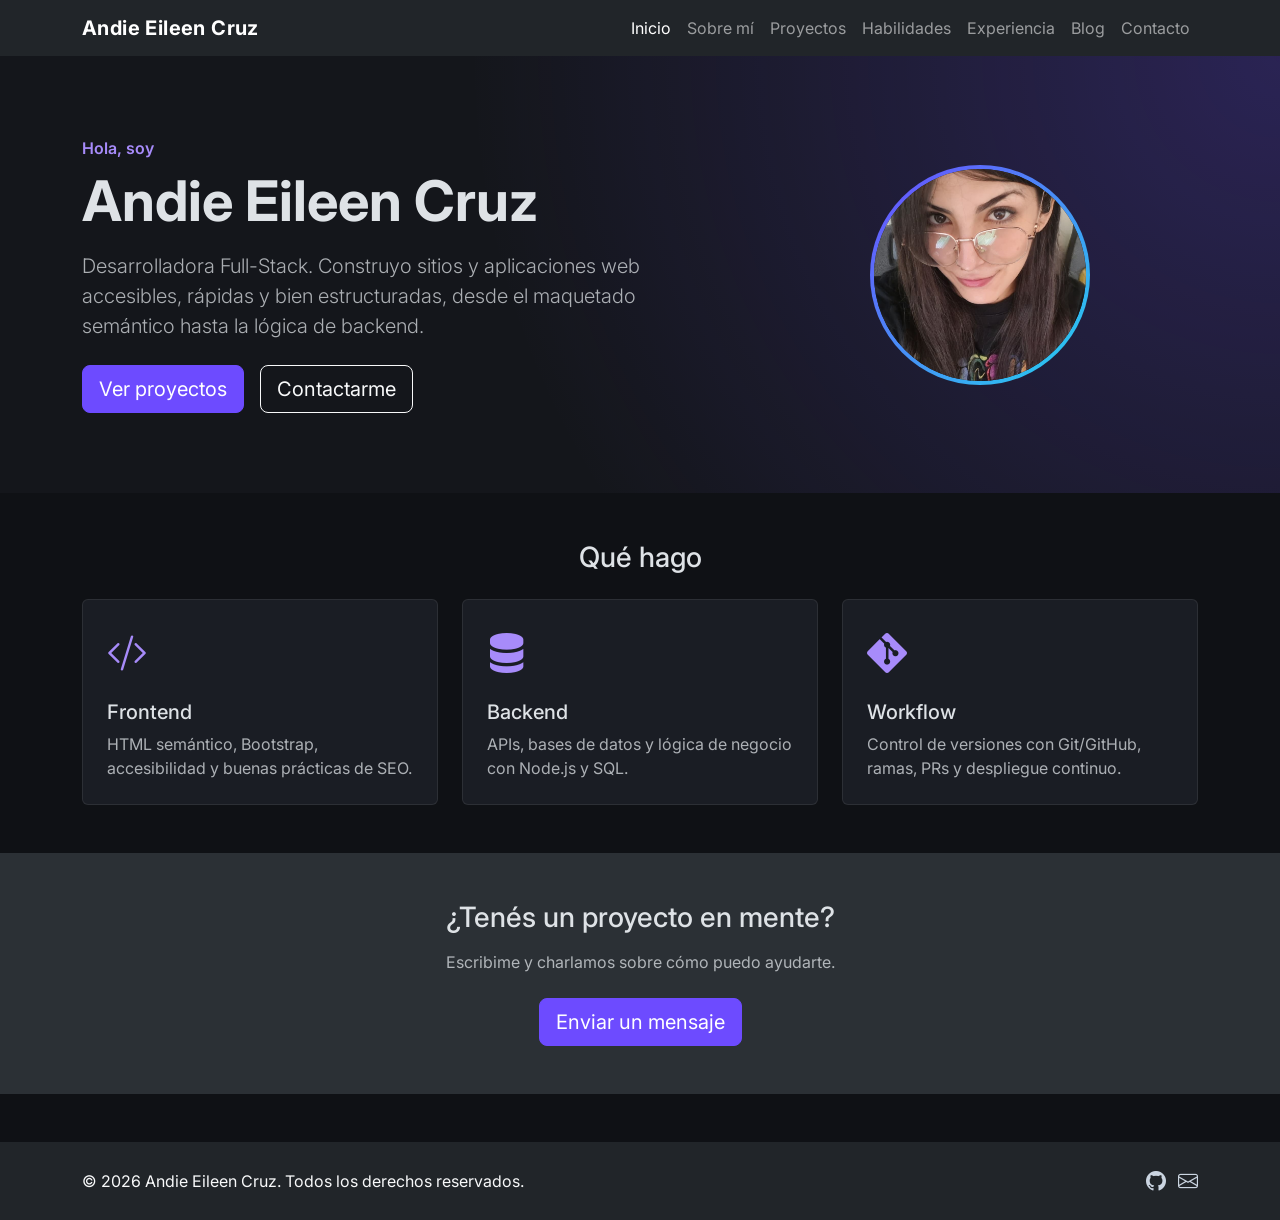
<file: index.html>
<!doctype html>
<html lang="es" data-bs-theme="dark">
  <head>
    <meta charset="UTF-8" />
    <meta name="viewport" content="width=device-width, initial-scale=1" />
    <title>Andie Eileen Cruz | Desarrolladora Full-Stack</title>
    <meta
      name="description"
      content="Portfolio de Andie Eileen Cruz, desarrolladora full-stack. Proyectos, habilidades, experiencia y contacto."
    />
    <meta name="author" content="Andie Eileen Cruz" />
    <link rel="canonical" href="https://eileencross.github.io/portfolio-tp3/" />
    <meta property="og:type" content="website" />
    <meta property="og:title" content="Andie Eileen Cruz | Desarrolladora Full-Stack" />
    <meta
      property="og:description"
      content="Portfolio de Andie Eileen Cruz, desarrolladora full-stack."
    />
    <link rel="icon" href="img/favicon.svg" type="image/svg+xml" />
    <link rel="preconnect" href="https://fonts.googleapis.com" />
    <link
      href="https://fonts.googleapis.com/css2?family=Inter:wght@400;500;700;800&display=swap"
      rel="stylesheet"
    />
    <link
      href="https://cdn.jsdelivr.net/npm/bootstrap@5.3.3/dist/css/bootstrap.min.css"
      rel="stylesheet"
    />
    <link
      href="https://cdn.jsdelivr.net/npm/bootstrap-icons@1.11.3/font/bootstrap-icons.min.css"
      rel="stylesheet"
    />
    <link href="css/style.css" rel="stylesheet" />
  </head>
  <body>
    <a class="skip-link" href="#main-content">Saltar al contenido principal</a>

    <header>
      <nav
        class="navbar navbar-expand-lg navbar-dark bg-dark sticky-top"
        aria-label="Navegación principal"
      >
        <div class="container">
          <a class="navbar-brand" href="index.html">Andie Eileen Cruz</a>
          <button
            class="navbar-toggler"
            type="button"
            data-bs-toggle="collapse"
            data-bs-target="#navMenu"
            aria-controls="navMenu"
            aria-expanded="false"
            aria-label="Abrir menú de navegación"
          >
            <span class="navbar-toggler-icon"></span>
          </button>
          <div class="collapse navbar-collapse" id="navMenu">
            <ul class="navbar-nav ms-auto">
              <li class="nav-item"><a class="nav-link" href="index.html">Inicio</a></li>
              <li class="nav-item"><a class="nav-link" href="about.html">Sobre mí</a></li>
              <li class="nav-item"><a class="nav-link" href="projects.html">Proyectos</a></li>
              <li class="nav-item"><a class="nav-link" href="skills.html">Habilidades</a></li>
              <li class="nav-item"><a class="nav-link" href="experience.html">Experiencia</a></li>
              <li class="nav-item"><a class="nav-link" href="blog.html">Blog</a></li>
              <li class="nav-item"><a class="nav-link" href="contact.html">Contacto</a></li>
            </ul>
          </div>
        </div>
      </nav>
    </header>

    <main id="main-content">
      <section class="hero">
        <div class="container">
          <div class="row align-items-center g-5">
            <div class="col-lg-7">
              <p class="text-accent fw-semibold mb-2">Hola, soy</p>
              <h1 class="display-4 fw-bold mb-3">Andie Eileen Cruz</h1>
              <p class="lead text-body-secondary mb-4">
                Desarrolladora Full-Stack. Construyo sitios y aplicaciones web accesibles, rápidas y
                bien estructuradas, desde el maquetado semántico hasta la lógica de backend.
              </p>
              <div class="d-flex flex-wrap gap-3">
                <a href="projects.html" class="btn btn-accent btn-lg">Ver proyectos</a>
                <a href="contact.html" class="btn btn-outline-light btn-lg">Contactarme</a>
              </div>
            </div>
            <div class="col-lg-5 text-center">
              <img
                src="img-perfil/img-perfil.jpeg"
                alt="Foto de perfil de Andie Eileen Cruz"
                class="avatar-photo mx-auto d-block"
                width="220"
                height="220"
              />
            </div>
          </div>
        </div>
      </section>

      <section class="py-5" aria-labelledby="highlights-heading">
        <div class="container">
          <h2 id="highlights-heading" class="h3 mb-4 text-center">Qué hago</h2>
          <div class="row g-4">
            <div class="col-md-4">
              <div class="card h-100 p-4">
                <i class="bi bi-code-slash fs-1 text-accent mb-3" aria-hidden="true"></i>
                <h3 class="h5">Frontend</h3>
                <p class="text-body-secondary mb-0">
                  HTML semántico, Bootstrap, accesibilidad y buenas prácticas de SEO.
                </p>
              </div>
            </div>
            <div class="col-md-4">
              <div class="card h-100 p-4">
                <i class="bi bi-server fs-1 text-accent mb-3" aria-hidden="true"></i>
                <h3 class="h5">Backend</h3>
                <p class="text-body-secondary mb-0">
                  APIs, bases de datos y lógica de negocio con Node.js y SQL.
                </p>
              </div>
            </div>
            <div class="col-md-4">
              <div class="card h-100 p-4">
                <i class="bi bi-git fs-1 text-accent mb-3" aria-hidden="true"></i>
                <h3 class="h5">Workflow</h3>
                <p class="text-body-secondary mb-0">
                  Control de versiones con Git/GitHub, ramas, PRs y despliegue continuo.
                </p>
              </div>
            </div>
          </div>
        </div>
      </section>

      <section class="py-5 bg-body-tertiary" aria-labelledby="cta-heading">
        <div class="container text-center">
          <h2 id="cta-heading" class="h3 mb-3">¿Tenés un proyecto en mente?</h2>
          <p class="text-body-secondary mb-4">Escribime y charlamos sobre cómo puedo ayudarte.</p>
          <a href="contact.html" class="btn btn-accent btn-lg">Enviar un mensaje</a>
        </div>
      </section>
    </main>

    <footer class="bg-dark text-light py-4 mt-5">
      <div
        class="container d-flex flex-column flex-md-row justify-content-between align-items-center gap-3"
      >
        <p class="mb-0">
          &copy;
          <span id="current-year"></span>
          Andie Eileen Cruz. Todos los derechos reservados.
        </p>
        <ul class="list-inline mb-0">
          <li class="list-inline-item">
            <a
              href="https://github.com/eileencross"
              target="_blank"
              rel="noopener noreferrer"
              aria-label="Perfil de GitHub"
            >
              <i class="bi bi-github fs-5"></i>
            </a>
          </li>
          <li class="list-inline-item">
            <a href="mailto:andieeileencruz@gmail.com" aria-label="Enviar correo electrónico">
              <i class="bi bi-envelope fs-5"></i>
            </a>
          </li>
        </ul>
      </div>
    </footer>

    <script src="https://cdn.jsdelivr.net/npm/bootstrap@5.3.3/dist/js/bootstrap.bundle.min.js"></script>
    <script src="js/script.js"></script>
  </body>
</html>
</file>
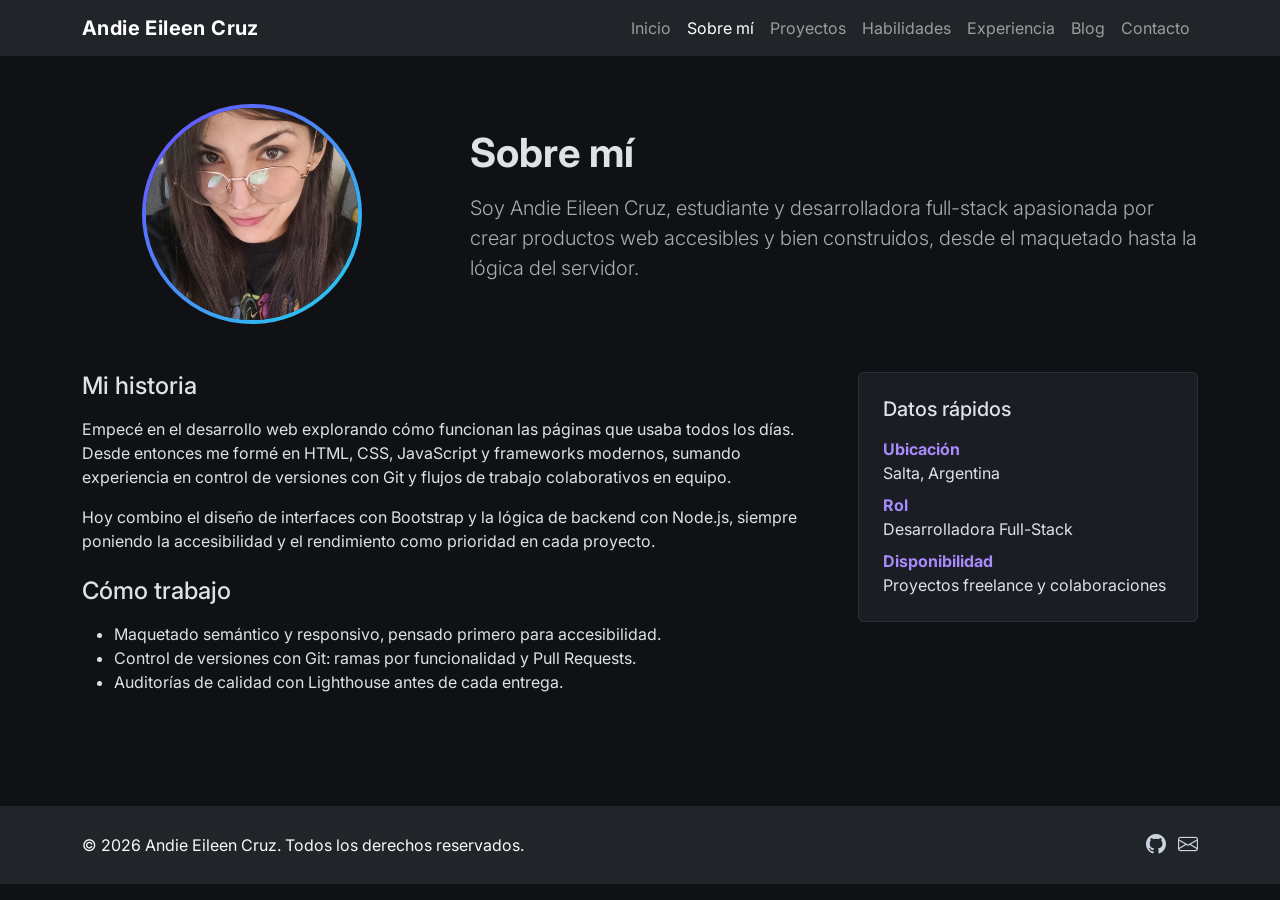
<file: about.html>
<!doctype html>
<html lang="es" data-bs-theme="dark">
  <head>
    <meta charset="UTF-8" />
    <meta name="viewport" content="width=device-width, initial-scale=1" />
    <title>Sobre mí | Andie Eileen Cruz</title>
    <meta
      name="description"
      content="Conocé más sobre Andie Eileen Cruz: su historia, valores y forma de trabajar como desarrolladora full-stack."
    />
    <meta name="author" content="Andie Eileen Cruz" />
    <link rel="canonical" href="https://eileencross.github.io/portfolio-tp3/about.html" />
    <link rel="icon" href="img/favicon.svg" type="image/svg+xml" />
    <link rel="preconnect" href="https://fonts.googleapis.com" />
    <link
      href="https://fonts.googleapis.com/css2?family=Inter:wght@400;500;700;800&display=swap"
      rel="stylesheet"
    />
    <link
      href="https://cdn.jsdelivr.net/npm/bootstrap@5.3.3/dist/css/bootstrap.min.css"
      rel="stylesheet"
    />
    <link
      href="https://cdn.jsdelivr.net/npm/bootstrap-icons@1.11.3/font/bootstrap-icons.min.css"
      rel="stylesheet"
    />
    <link href="css/style.css" rel="stylesheet" />
  </head>
  <body>
    <a class="skip-link" href="#main-content">Saltar al contenido principal</a>

    <header>
      <nav
        class="navbar navbar-expand-lg navbar-dark bg-dark sticky-top"
        aria-label="Navegación principal"
      >
        <div class="container">
          <a class="navbar-brand" href="index.html">Andie Eileen Cruz</a>
          <button
            class="navbar-toggler"
            type="button"
            data-bs-toggle="collapse"
            data-bs-target="#navMenu"
            aria-controls="navMenu"
            aria-expanded="false"
            aria-label="Abrir menú de navegación"
          >
            <span class="navbar-toggler-icon"></span>
          </button>
          <div class="collapse navbar-collapse" id="navMenu">
            <ul class="navbar-nav ms-auto">
              <li class="nav-item"><a class="nav-link" href="index.html">Inicio</a></li>
              <li class="nav-item"><a class="nav-link" href="about.html">Sobre mí</a></li>
              <li class="nav-item"><a class="nav-link" href="projects.html">Proyectos</a></li>
              <li class="nav-item"><a class="nav-link" href="skills.html">Habilidades</a></li>
              <li class="nav-item"><a class="nav-link" href="experience.html">Experiencia</a></li>
              <li class="nav-item"><a class="nav-link" href="blog.html">Blog</a></li>
              <li class="nav-item"><a class="nav-link" href="contact.html">Contacto</a></li>
            </ul>
          </div>
        </div>
      </nav>
    </header>

    <main id="main-content" class="py-5">
      <div class="container">
        <div class="row align-items-center g-5 mb-5">
          <div class="col-lg-4 text-center">
            <img
              src="img-perfil/img-perfil.jpeg"
              alt="Foto de perfil de Andie Eileen Cruz"
              class="avatar-photo mx-auto d-block"
              width="220"
              height="220"
            />
          </div>
          <div class="col-lg-8">
            <h1 class="fw-bold mb-3">Sobre mí</h1>
            <p class="lead text-body-secondary">
              Soy Andie Eileen Cruz, estudiante y desarrolladora full-stack apasionada por crear
              productos web accesibles y bien construidos, desde el maquetado hasta la lógica del
              servidor.
            </p>
          </div>
        </div>

        <article class="row g-5">
          <div class="col-lg-8">
            <h2 class="h4 mb-3">Mi historia</h2>
            <p>
              Empecé en el desarrollo web explorando cómo funcionan las páginas que usaba todos los
              días. Desde entonces me formé en HTML, CSS, JavaScript y frameworks modernos, sumando
              experiencia en control de versiones con Git y flujos de trabajo colaborativos en
              equipo.
            </p>
            <p>
              Hoy combino el diseño de interfaces con Bootstrap y la lógica de backend con Node.js,
              siempre poniendo la accesibilidad y el rendimiento como prioridad en cada proyecto.
            </p>

            <h2 class="h4 mb-3 mt-4">Cómo trabajo</h2>
            <ul>
              <li>Maquetado semántico y responsivo, pensado primero para accesibilidad.</li>
              <li>Control de versiones con Git: ramas por funcionalidad y Pull Requests.</li>
              <li>Auditorías de calidad con Lighthouse antes de cada entrega.</li>
            </ul>
          </div>

          <div class="col-lg-4">
            <div class="card p-4">
              <h2 class="h5 mb-3">Datos rápidos</h2>
              <dl class="mb-0">
                <dt class="text-accent">Ubicación</dt>
                <dd>Salta, Argentina</dd>
                <dt class="text-accent">Rol</dt>
                <dd>Desarrolladora Full-Stack</dd>
                <dt class="text-accent">Disponibilidad</dt>
                <dd class="mb-0">Proyectos freelance y colaboraciones</dd>
              </dl>
            </div>
          </div>
        </article>
      </div>
    </main>

    <footer class="bg-dark text-light py-4 mt-5">
      <div
        class="container d-flex flex-column flex-md-row justify-content-between align-items-center gap-3"
      >
        <p class="mb-0">
          &copy;
          <span id="current-year"></span>
          Andie Eileen Cruz. Todos los derechos reservados.
        </p>
        <ul class="list-inline mb-0">
          <li class="list-inline-item">
            <a
              href="https://github.com/eileencross"
              target="_blank"
              rel="noopener noreferrer"
              aria-label="Perfil de GitHub"
            >
              <i class="bi bi-github fs-5"></i>
            </a>
          </li>
          <li class="list-inline-item">
            <a href="mailto:andieeileencruz@gmail.com" aria-label="Enviar correo electrónico">
              <i class="bi bi-envelope fs-5"></i>
            </a>
          </li>
        </ul>
      </div>
    </footer>

    <script src="https://cdn.jsdelivr.net/npm/bootstrap@5.3.3/dist/js/bootstrap.bundle.min.js"></script>
    <script src="js/script.js"></script>
  </body>
</html>
</file>
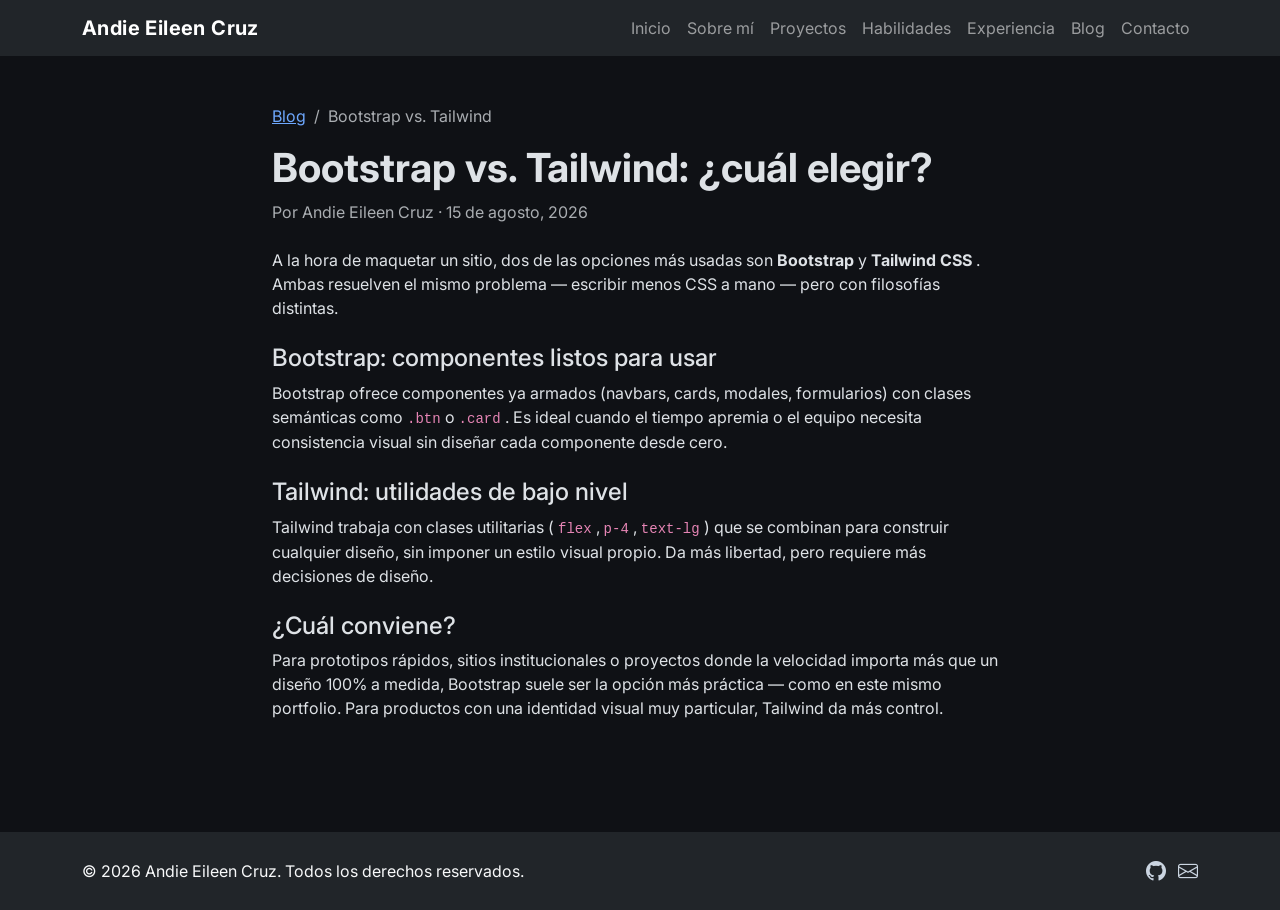
<file: blog-post.html>
<!doctype html>
<html lang="es" data-bs-theme="dark">
  <head>
    <meta charset="UTF-8" />
    <meta name="viewport" content="width=device-width, initial-scale=1" />
    <title>Bootstrap vs. Tailwind: ¿cuál elegir? | Blog | Andie Eileen Cruz</title>
    <meta
      name="description"
      content="Comparación entre Bootstrap y Tailwind CSS: ventajas, desventajas y cuándo conviene usar cada uno."
    />
    <meta name="author" content="Andie Eileen Cruz" />
    <link rel="canonical" href="https://eileencross.github.io/portfolio-tp3/blog-post.html" />
    <link rel="icon" href="img/favicon.svg" type="image/svg+xml" />
    <link rel="preconnect" href="https://fonts.googleapis.com" />
    <link
      href="https://fonts.googleapis.com/css2?family=Inter:wght@400;500;700;800&display=swap"
      rel="stylesheet"
    />
    <link
      href="https://cdn.jsdelivr.net/npm/bootstrap@5.3.3/dist/css/bootstrap.min.css"
      rel="stylesheet"
    />
    <link
      href="https://cdn.jsdelivr.net/npm/bootstrap-icons@1.11.3/font/bootstrap-icons.min.css"
      rel="stylesheet"
    />
    <link href="css/style.css" rel="stylesheet" />
  </head>
  <body>
    <a class="skip-link" href="#main-content">Saltar al contenido principal</a>

    <header>
      <nav
        class="navbar navbar-expand-lg navbar-dark bg-dark sticky-top"
        aria-label="Navegación principal"
      >
        <div class="container">
          <a class="navbar-brand" href="index.html">Andie Eileen Cruz</a>
          <button
            class="navbar-toggler"
            type="button"
            data-bs-toggle="collapse"
            data-bs-target="#navMenu"
            aria-controls="navMenu"
            aria-expanded="false"
            aria-label="Abrir menú de navegación"
          >
            <span class="navbar-toggler-icon"></span>
          </button>
          <div class="collapse navbar-collapse" id="navMenu">
            <ul class="navbar-nav ms-auto">
              <li class="nav-item"><a class="nav-link" href="index.html">Inicio</a></li>
              <li class="nav-item"><a class="nav-link" href="about.html">Sobre mí</a></li>
              <li class="nav-item"><a class="nav-link" href="projects.html">Proyectos</a></li>
              <li class="nav-item"><a class="nav-link" href="skills.html">Habilidades</a></li>
              <li class="nav-item"><a class="nav-link" href="experience.html">Experiencia</a></li>
              <li class="nav-item"><a class="nav-link" href="blog.html">Blog</a></li>
              <li class="nav-item"><a class="nav-link" href="contact.html">Contacto</a></li>
            </ul>
          </div>
        </div>
      </nav>
    </header>

    <main id="main-content" class="py-5">
      <div class="container" style="max-width: 760px">
        <nav aria-label="breadcrumb">
          <ol class="breadcrumb">
            <li class="breadcrumb-item"><a href="blog.html">Blog</a></li>
            <li class="breadcrumb-item active" aria-current="page">Bootstrap vs. Tailwind</li>
          </ol>
        </nav>

        <article>
          <header class="mb-4">
            <h1 class="fw-bold">Bootstrap vs. Tailwind: ¿cuál elegir?</h1>
            <p class="text-body-secondary">
              Por Andie Eileen Cruz ·
              <time datetime="2026-08-15">15 de agosto, 2026</time>
            </p>
          </header>

          <p>
            A la hora de maquetar un sitio, dos de las opciones más usadas son
            <strong>Bootstrap</strong>
            y
            <strong>Tailwind CSS</strong>
            . Ambas resuelven el mismo problema — escribir menos CSS a mano — pero con filosofías
            distintas.
          </p>

          <h2 class="h4 mt-4">Bootstrap: componentes listos para usar</h2>
          <p>
            Bootstrap ofrece componentes ya armados (navbars, cards, modales, formularios) con
            clases semánticas como
            <code>.btn</code>
            o
            <code>.card</code>
            . Es ideal cuando el tiempo apremia o el equipo necesita consistencia visual sin diseñar
            cada componente desde cero.
          </p>

          <h2 class="h4 mt-4">Tailwind: utilidades de bajo nivel</h2>
          <p>
            Tailwind trabaja con clases utilitarias (
            <code>flex</code>
            ,
            <code>p-4</code>
            ,
            <code>text-lg</code>
            ) que se combinan para construir cualquier diseño, sin imponer un estilo visual propio.
            Da más libertad, pero requiere más decisiones de diseño.
          </p>

          <h2 class="h4 mt-4">¿Cuál conviene?</h2>
          <p>
            Para prototipos rápidos, sitios institucionales o proyectos donde la velocidad importa
            más que un diseño 100% a medida, Bootstrap suele ser la opción más práctica — como en
            este mismo portfolio. Para productos con una identidad visual muy particular, Tailwind
            da más control.
          </p>
        </article>
      </div>
    </main>

    <footer class="bg-dark text-light py-4 mt-5">
      <div
        class="container d-flex flex-column flex-md-row justify-content-between align-items-center gap-3"
      >
        <p class="mb-0">
          &copy;
          <span id="current-year"></span>
          Andie Eileen Cruz. Todos los derechos reservados.
        </p>
        <ul class="list-inline mb-0">
          <li class="list-inline-item">
            <a
              href="https://github.com/eileencross"
              target="_blank"
              rel="noopener noreferrer"
              aria-label="Perfil de GitHub"
            >
              <i class="bi bi-github fs-5"></i>
            </a>
          </li>
          <li class="list-inline-item">
            <a href="mailto:andieeileencruz@gmail.com" aria-label="Enviar correo electrónico">
              <i class="bi bi-envelope fs-5"></i>
            </a>
          </li>
        </ul>
      </div>
    </footer>

    <script src="https://cdn.jsdelivr.net/npm/bootstrap@5.3.3/dist/js/bootstrap.bundle.min.js"></script>
    <script src="js/script.js"></script>
  </body>
</html>
</file>
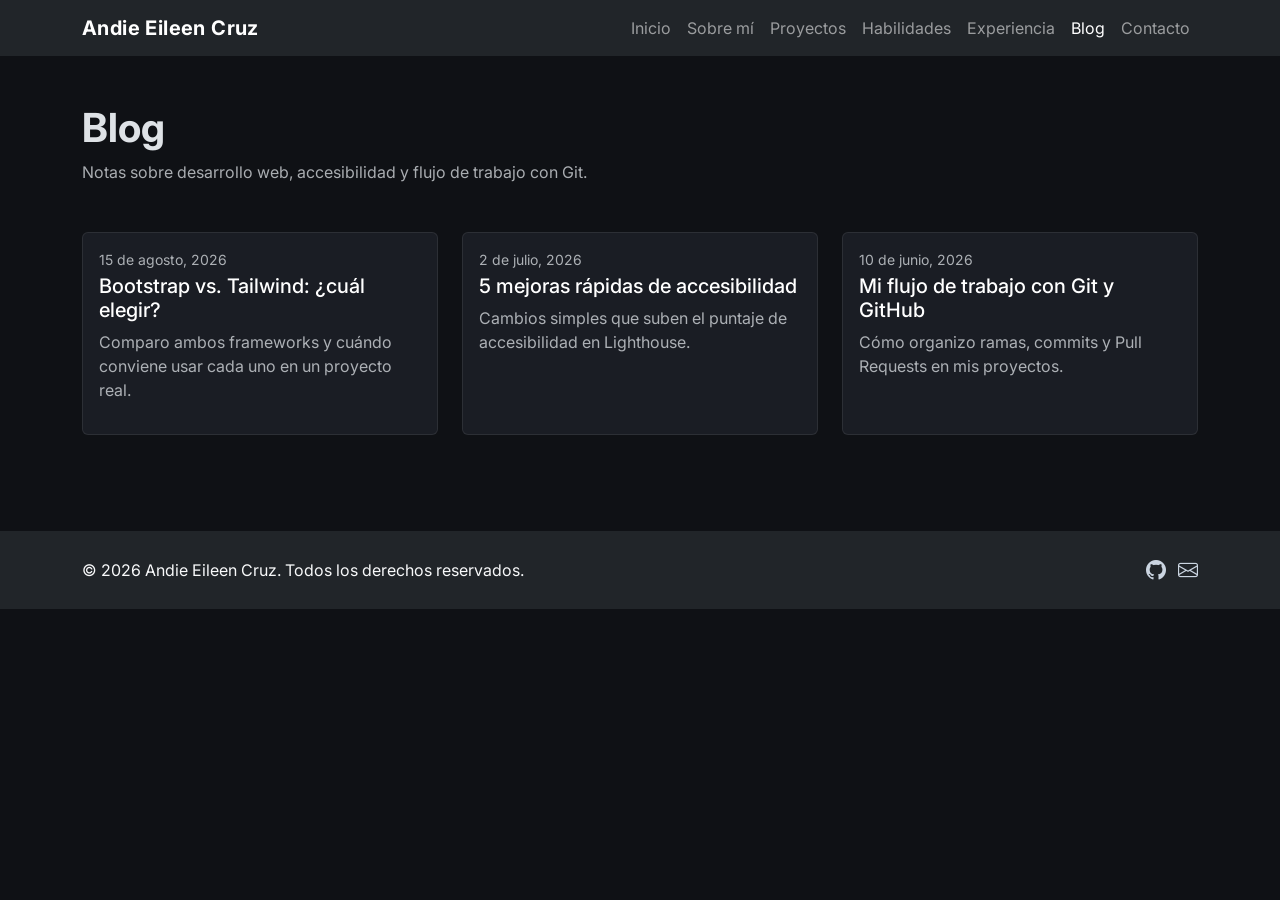
<file: blog.html>
<!doctype html>
<html lang="es" data-bs-theme="dark">
  <head>
    <meta charset="UTF-8" />
    <meta name="viewport" content="width=device-width, initial-scale=1" />
    <title>Blog | Andie Eileen Cruz</title>
    <meta
      name="description"
      content="Artículos de Andie Eileen Cruz sobre desarrollo web, accesibilidad y buenas prácticas."
    />
    <meta name="author" content="Andie Eileen Cruz" />
    <link rel="canonical" href="https://eileencross.github.io/portfolio-tp3/blog.html" />
    <link rel="icon" href="img/favicon.svg" type="image/svg+xml" />
    <link rel="preconnect" href="https://fonts.googleapis.com" />
    <link
      href="https://fonts.googleapis.com/css2?family=Inter:wght@400;500;700;800&display=swap"
      rel="stylesheet"
    />
    <link
      href="https://cdn.jsdelivr.net/npm/bootstrap@5.3.3/dist/css/bootstrap.min.css"
      rel="stylesheet"
    />
    <link
      href="https://cdn.jsdelivr.net/npm/bootstrap-icons@1.11.3/font/bootstrap-icons.min.css"
      rel="stylesheet"
    />
    <link href="css/style.css" rel="stylesheet" />
  </head>
  <body>
    <a class="skip-link" href="#main-content">Saltar al contenido principal</a>

    <header>
      <nav
        class="navbar navbar-expand-lg navbar-dark bg-dark sticky-top"
        aria-label="Navegación principal"
      >
        <div class="container">
          <a class="navbar-brand" href="index.html">Andie Eileen Cruz</a>
          <button
            class="navbar-toggler"
            type="button"
            data-bs-toggle="collapse"
            data-bs-target="#navMenu"
            aria-controls="navMenu"
            aria-expanded="false"
            aria-label="Abrir menú de navegación"
          >
            <span class="navbar-toggler-icon"></span>
          </button>
          <div class="collapse navbar-collapse" id="navMenu">
            <ul class="navbar-nav ms-auto">
              <li class="nav-item"><a class="nav-link" href="index.html">Inicio</a></li>
              <li class="nav-item"><a class="nav-link" href="about.html">Sobre mí</a></li>
              <li class="nav-item"><a class="nav-link" href="projects.html">Proyectos</a></li>
              <li class="nav-item"><a class="nav-link" href="skills.html">Habilidades</a></li>
              <li class="nav-item"><a class="nav-link" href="experience.html">Experiencia</a></li>
              <li class="nav-item"><a class="nav-link" href="blog.html">Blog</a></li>
              <li class="nav-item"><a class="nav-link" href="contact.html">Contacto</a></li>
            </ul>
          </div>
        </div>
      </nav>
    </header>

    <main id="main-content" class="py-5">
      <div class="container">
        <h1 class="fw-bold mb-2">Blog</h1>
        <p class="text-body-secondary mb-5">
          Notas sobre desarrollo web, accesibilidad y flujo de trabajo con Git.
        </p>

        <div class="row g-4">
          <div class="col-md-4">
            <article class="card h-100">
              <div class="card-body d-flex flex-column">
                <p class="small text-body-secondary mb-1">
                  <time datetime="2026-08-15">15 de agosto, 2026</time>
                </p>
                <h2 class="h5">
                  <a href="blog-post.html" class="text-white text-decoration-none stretched-link">
                    Bootstrap vs. Tailwind: ¿cuál elegir?
                  </a>
                </h2>
                <p class="text-body-secondary flex-grow-1">
                  Comparo ambos frameworks y cuándo conviene usar cada uno en un proyecto real.
                </p>
              </div>
            </article>
          </div>

          <div class="col-md-4">
            <article class="card h-100">
              <div class="card-body d-flex flex-column">
                <p class="small text-body-secondary mb-1">
                  <time datetime="2026-07-02">2 de julio, 2026</time>
                </p>
                <h2 class="h5">
                  <a href="blog-post.html" class="text-white text-decoration-none stretched-link">
                    5 mejoras rápidas de accesibilidad
                  </a>
                </h2>
                <p class="text-body-secondary flex-grow-1">
                  Cambios simples que suben el puntaje de accesibilidad en Lighthouse.
                </p>
              </div>
            </article>
          </div>

          <div class="col-md-4">
            <article class="card h-100">
              <div class="card-body d-flex flex-column">
                <p class="small text-body-secondary mb-1">
                  <time datetime="2026-06-10">10 de junio, 2026</time>
                </p>
                <h2 class="h5">
                  <a href="blog-post.html" class="text-white text-decoration-none stretched-link">
                    Mi flujo de trabajo con Git y GitHub
                  </a>
                </h2>
                <p class="text-body-secondary flex-grow-1">
                  Cómo organizo ramas, commits y Pull Requests en mis proyectos.
                </p>
              </div>
            </article>
          </div>
        </div>
      </div>
    </main>

    <footer class="bg-dark text-light py-4 mt-5">
      <div
        class="container d-flex flex-column flex-md-row justify-content-between align-items-center gap-3"
      >
        <p class="mb-0">
          &copy;
          <span id="current-year"></span>
          Andie Eileen Cruz. Todos los derechos reservados.
        </p>
        <ul class="list-inline mb-0">
          <li class="list-inline-item">
            <a
              href="https://github.com/eileencross"
              target="_blank"
              rel="noopener noreferrer"
              aria-label="Perfil de GitHub"
            >
              <i class="bi bi-github fs-5"></i>
            </a>
          </li>
          <li class="list-inline-item">
            <a href="mailto:andieeileencruz@gmail.com" aria-label="Enviar correo electrónico">
              <i class="bi bi-envelope fs-5"></i>
            </a>
          </li>
        </ul>
      </div>
    </footer>

    <script src="https://cdn.jsdelivr.net/npm/bootstrap@5.3.3/dist/js/bootstrap.bundle.min.js"></script>
    <script src="js/script.js"></script>
  </body>
</html>
</file>
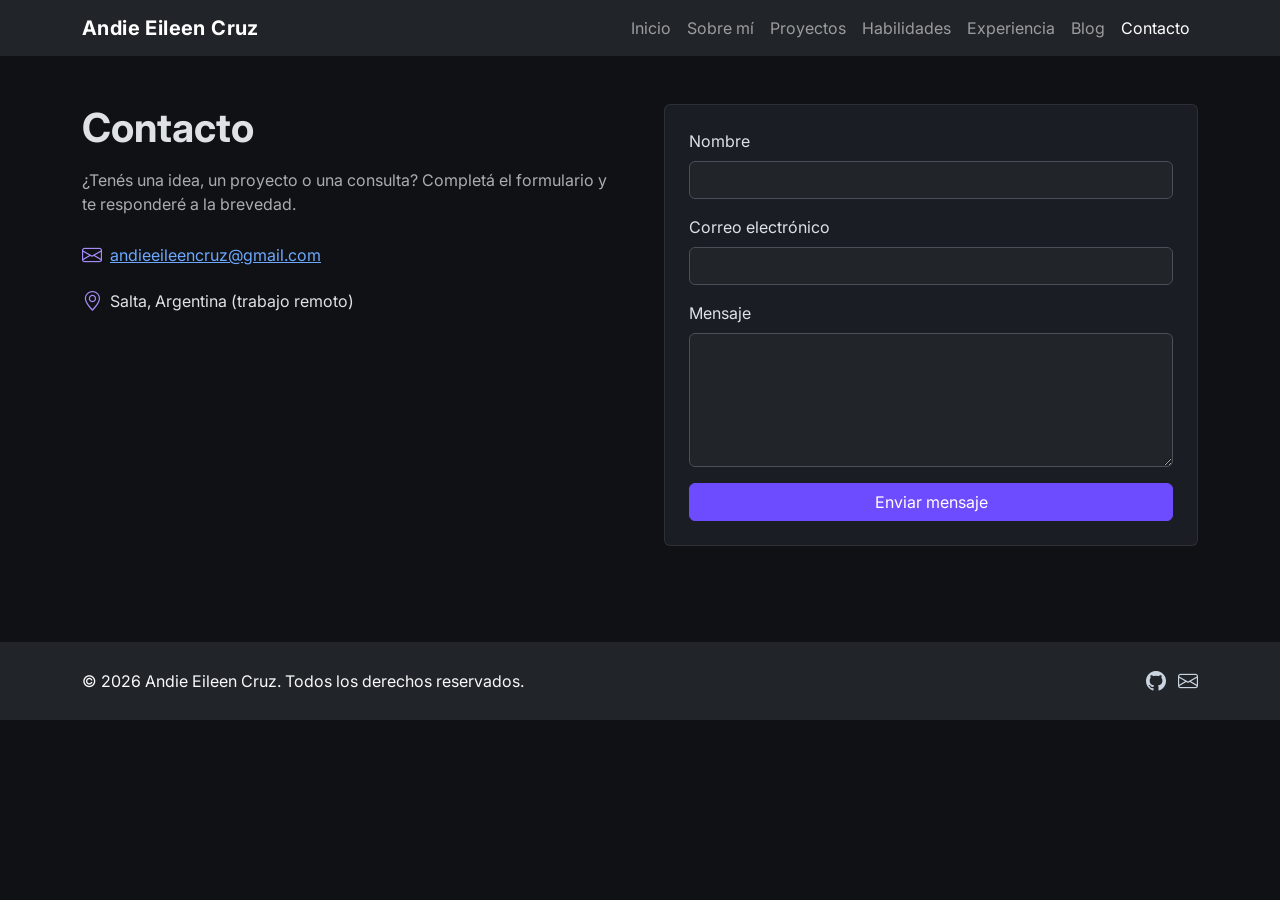
<file: contact.html>
<!doctype html>
<html lang="es" data-bs-theme="dark">
  <head>
    <meta charset="UTF-8" />
    <meta name="viewport" content="width=device-width, initial-scale=1" />
    <title>Contacto | Andie Eileen Cruz</title>
    <meta
      name="description"
      content="Contactate con Andie Eileen Cruz para consultas, proyectos o colaboraciones."
    />
    <meta name="author" content="Andie Eileen Cruz" />
    <link rel="canonical" href="https://eileencross.github.io/portfolio-tp3/contact.html" />
    <link rel="icon" href="img/favicon.svg" type="image/svg+xml" />
    <link rel="preconnect" href="https://fonts.googleapis.com" />
    <link
      href="https://fonts.googleapis.com/css2?family=Inter:wght@400;500;700;800&display=swap"
      rel="stylesheet"
    />
    <link
      href="https://cdn.jsdelivr.net/npm/bootstrap@5.3.3/dist/css/bootstrap.min.css"
      rel="stylesheet"
    />
    <link
      href="https://cdn.jsdelivr.net/npm/bootstrap-icons@1.11.3/font/bootstrap-icons.min.css"
      rel="stylesheet"
    />
    <link href="css/style.css" rel="stylesheet" />
  </head>
  <body>
    <a class="skip-link" href="#main-content">Saltar al contenido principal</a>

    <header>
      <nav
        class="navbar navbar-expand-lg navbar-dark bg-dark sticky-top"
        aria-label="Navegación principal"
      >
        <div class="container">
          <a class="navbar-brand" href="index.html">Andie Eileen Cruz</a>
          <button
            class="navbar-toggler"
            type="button"
            data-bs-toggle="collapse"
            data-bs-target="#navMenu"
            aria-controls="navMenu"
            aria-expanded="false"
            aria-label="Abrir menú de navegación"
          >
            <span class="navbar-toggler-icon"></span>
          </button>
          <div class="collapse navbar-collapse" id="navMenu">
            <ul class="navbar-nav ms-auto">
              <li class="nav-item"><a class="nav-link" href="index.html">Inicio</a></li>
              <li class="nav-item"><a class="nav-link" href="about.html">Sobre mí</a></li>
              <li class="nav-item"><a class="nav-link" href="projects.html">Proyectos</a></li>
              <li class="nav-item"><a class="nav-link" href="skills.html">Habilidades</a></li>
              <li class="nav-item"><a class="nav-link" href="experience.html">Experiencia</a></li>
              <li class="nav-item"><a class="nav-link" href="blog.html">Blog</a></li>
              <li class="nav-item"><a class="nav-link" href="contact.html">Contacto</a></li>
            </ul>
          </div>
        </div>
      </nav>
    </header>

    <main id="main-content" class="py-5">
      <div class="container">
        <div class="row g-5">
          <div class="col-lg-6">
            <h1 class="fw-bold mb-3">Contacto</h1>
            <p class="text-body-secondary mb-4">
              ¿Tenés una idea, un proyecto o una consulta? Completá el formulario y te responderé a
              la brevedad.
            </p>

            <ul class="list-unstyled">
              <li class="mb-3 d-flex align-items-center gap-2">
                <i class="bi bi-envelope text-accent fs-5" aria-hidden="true"></i>
                <a href="mailto:andieeileencruz@gmail.com">andieeileencruz@gmail.com</a>
              </li>
              <li class="mb-3 d-flex align-items-center gap-2">
                <i class="bi bi-geo-alt text-accent fs-5" aria-hidden="true"></i>
                <span>Salta, Argentina (trabajo remoto)</span>
              </li>
            </ul>
          </div>

          <div class="col-lg-6">
            <form
              id="contact-form"
              class="card p-4 needs-validation"
              novalidate
              action="#"
              method="post"
            >
              <div class="mb-3">
                <label for="name" class="form-label">Nombre</label>
                <input
                  type="text"
                  class="form-control"
                  id="name"
                  name="name"
                  required
                  autocomplete="name"
                />
                <div class="invalid-feedback">Por favor, ingresá tu nombre.</div>
              </div>

              <div class="mb-3">
                <label for="email" class="form-label">Correo electrónico</label>
                <input
                  type="email"
                  class="form-control"
                  id="email"
                  name="email"
                  required
                  autocomplete="email"
                />
                <div class="invalid-feedback">Ingresá un correo electrónico válido.</div>
              </div>

              <div class="mb-3">
                <label for="message" class="form-label">Mensaje</label>
                <textarea
                  class="form-control"
                  id="message"
                  name="message"
                  rows="5"
                  required
                ></textarea>
                <div class="invalid-feedback">Escribí tu mensaje antes de enviar.</div>
              </div>

              <button type="submit" class="btn btn-accent w-100">Enviar mensaje</button>
            </form>
          </div>
        </div>
      </div>
    </main>

    <footer class="bg-dark text-light py-4 mt-5">
      <div
        class="container d-flex flex-column flex-md-row justify-content-between align-items-center gap-3"
      >
        <p class="mb-0">
          &copy;
          <span id="current-year"></span>
          Andie Eileen Cruz. Todos los derechos reservados.
        </p>
        <ul class="list-inline mb-0">
          <li class="list-inline-item">
            <a
              href="https://github.com/eileencross"
              target="_blank"
              rel="noopener noreferrer"
              aria-label="Perfil de GitHub"
            >
              <i class="bi bi-github fs-5"></i>
            </a>
          </li>
          <li class="list-inline-item">
            <a href="mailto:andieeileencruz@gmail.com" aria-label="Enviar correo electrónico">
              <i class="bi bi-envelope fs-5"></i>
            </a>
          </li>
        </ul>
      </div>
    </footer>

    <script src="https://cdn.jsdelivr.net/npm/bootstrap@5.3.3/dist/js/bootstrap.bundle.min.js"></script>
    <script src="js/script.js"></script>
  </body>
</html>
</file>
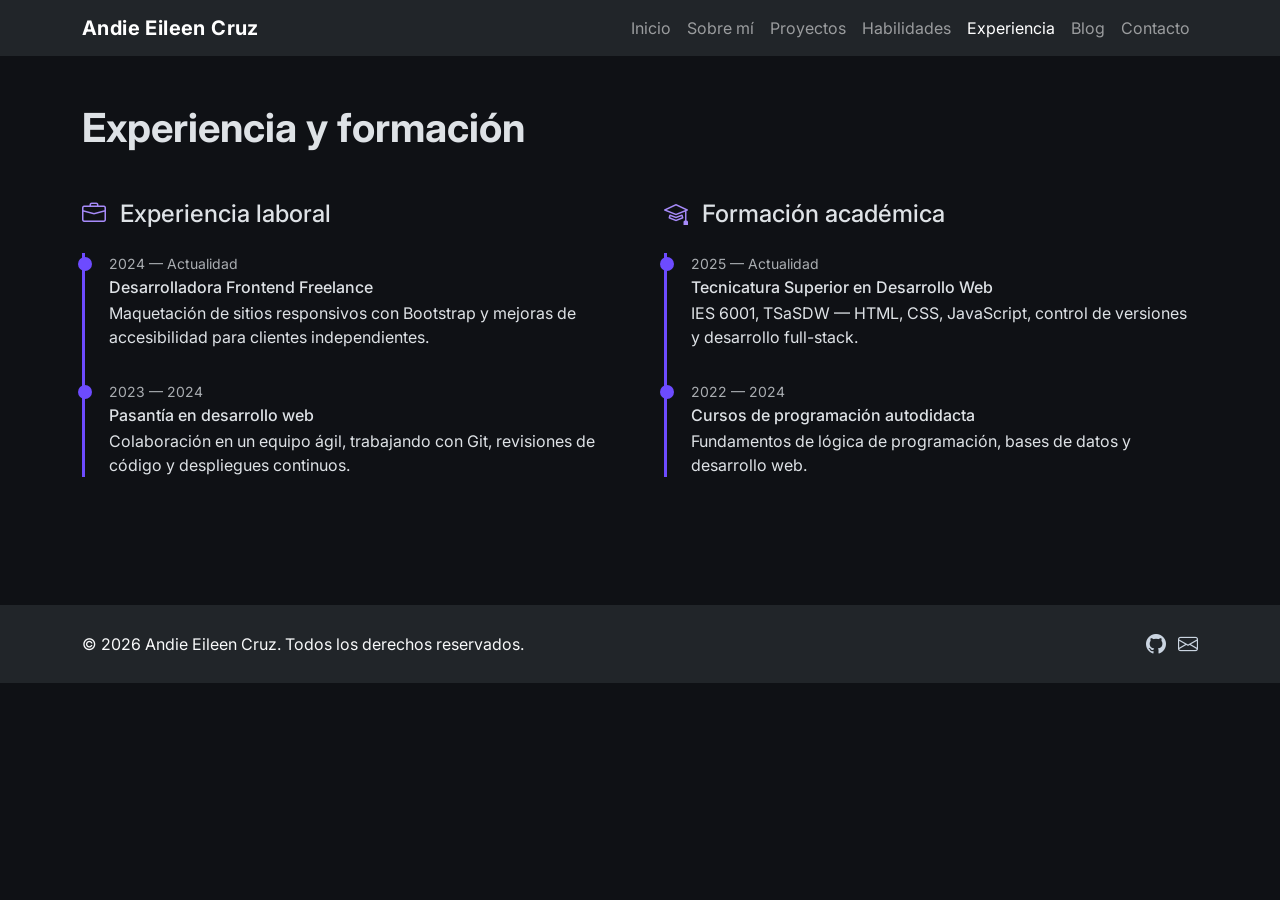
<file: experience.html>
<!doctype html>
<html lang="es" data-bs-theme="dark">
  <head>
    <meta charset="UTF-8" />
    <meta name="viewport" content="width=device-width, initial-scale=1" />
    <title>Experiencia | Andie Eileen Cruz</title>
    <meta
      name="description"
      content="Trayectoria laboral y formación académica de Andie Eileen Cruz."
    />
    <meta name="author" content="Andie Eileen Cruz" />
    <link rel="canonical" href="https://eileencross.github.io/portfolio-tp3/experience.html" />
    <link rel="icon" href="img/favicon.svg" type="image/svg+xml" />
    <link rel="preconnect" href="https://fonts.googleapis.com" />
    <link
      href="https://fonts.googleapis.com/css2?family=Inter:wght@400;500;700;800&display=swap"
      rel="stylesheet"
    />
    <link
      href="https://cdn.jsdelivr.net/npm/bootstrap@5.3.3/dist/css/bootstrap.min.css"
      rel="stylesheet"
    />
    <link
      href="https://cdn.jsdelivr.net/npm/bootstrap-icons@1.11.3/font/bootstrap-icons.min.css"
      rel="stylesheet"
    />
    <link href="css/style.css" rel="stylesheet" />
  </head>
  <body>
    <a class="skip-link" href="#main-content">Saltar al contenido principal</a>

    <header>
      <nav
        class="navbar navbar-expand-lg navbar-dark bg-dark sticky-top"
        aria-label="Navegación principal"
      >
        <div class="container">
          <a class="navbar-brand" href="index.html">Andie Eileen Cruz</a>
          <button
            class="navbar-toggler"
            type="button"
            data-bs-toggle="collapse"
            data-bs-target="#navMenu"
            aria-controls="navMenu"
            aria-expanded="false"
            aria-label="Abrir menú de navegación"
          >
            <span class="navbar-toggler-icon"></span>
          </button>
          <div class="collapse navbar-collapse" id="navMenu">
            <ul class="navbar-nav ms-auto">
              <li class="nav-item"><a class="nav-link" href="index.html">Inicio</a></li>
              <li class="nav-item"><a class="nav-link" href="about.html">Sobre mí</a></li>
              <li class="nav-item"><a class="nav-link" href="projects.html">Proyectos</a></li>
              <li class="nav-item"><a class="nav-link" href="skills.html">Habilidades</a></li>
              <li class="nav-item"><a class="nav-link" href="experience.html">Experiencia</a></li>
              <li class="nav-item"><a class="nav-link" href="blog.html">Blog</a></li>
              <li class="nav-item"><a class="nav-link" href="contact.html">Contacto</a></li>
            </ul>
          </div>
        </div>
      </nav>
    </header>

    <main id="main-content" class="py-5">
      <div class="container">
        <h1 class="fw-bold mb-5">Experiencia y formación</h1>

        <div class="row g-5">
          <div class="col-lg-6">
            <h2 class="h4 mb-4">
              <i class="bi bi-briefcase text-accent me-2" aria-hidden="true"></i>
              Experiencia laboral
            </h2>
            <ol class="timeline list-unstyled">
              <li class="timeline-item">
                <p class="small text-body-secondary mb-1">2024 — Actualidad</p>
                <h3 class="h6 mb-1">Desarrolladora Frontend Freelance</h3>
                <p class="mb-0">
                  Maquetación de sitios responsivos con Bootstrap y mejoras de accesibilidad para
                  clientes independientes.
                </p>
              </li>
              <li class="timeline-item">
                <p class="small text-body-secondary mb-1">2023 — 2024</p>
                <h3 class="h6 mb-1">Pasantía en desarrollo web</h3>
                <p class="mb-0">
                  Colaboración en un equipo ágil, trabajando con Git, revisiones de código y
                  despliegues continuos.
                </p>
              </li>
            </ol>
          </div>

          <div class="col-lg-6">
            <h2 class="h4 mb-4">
              <i class="bi bi-mortarboard text-accent me-2" aria-hidden="true"></i>
              Formación académica
            </h2>
            <ol class="timeline list-unstyled">
              <li class="timeline-item">
                <p class="small text-body-secondary mb-1">2025 — Actualidad</p>
                <h3 class="h6 mb-1">Tecnicatura Superior en Desarrollo Web</h3>
                <p class="mb-0">
                  IES 6001, TSaSDW — HTML, CSS, JavaScript, control de versiones y desarrollo
                  full-stack.
                </p>
              </li>
              <li class="timeline-item">
                <p class="small text-body-secondary mb-1">2022 — 2024</p>
                <h3 class="h6 mb-1">Cursos de programación autodidacta</h3>
                <p class="mb-0">
                  Fundamentos de lógica de programación, bases de datos y desarrollo web.
                </p>
              </li>
            </ol>
          </div>
        </div>
      </div>
    </main>

    <footer class="bg-dark text-light py-4 mt-5">
      <div
        class="container d-flex flex-column flex-md-row justify-content-between align-items-center gap-3"
      >
        <p class="mb-0">
          &copy;
          <span id="current-year"></span>
          Andie Eileen Cruz. Todos los derechos reservados.
        </p>
        <ul class="list-inline mb-0">
          <li class="list-inline-item">
            <a
              href="https://github.com/eileencross"
              target="_blank"
              rel="noopener noreferrer"
              aria-label="Perfil de GitHub"
            >
              <i class="bi bi-github fs-5"></i>
            </a>
          </li>
          <li class="list-inline-item">
            <a href="mailto:andieeileencruz@gmail.com" aria-label="Enviar correo electrónico">
              <i class="bi bi-envelope fs-5"></i>
            </a>
          </li>
        </ul>
      </div>
    </footer>

    <script src="https://cdn.jsdelivr.net/npm/bootstrap@5.3.3/dist/js/bootstrap.bundle.min.js"></script>
    <script src="js/script.js"></script>
  </body>
</html>
</file>
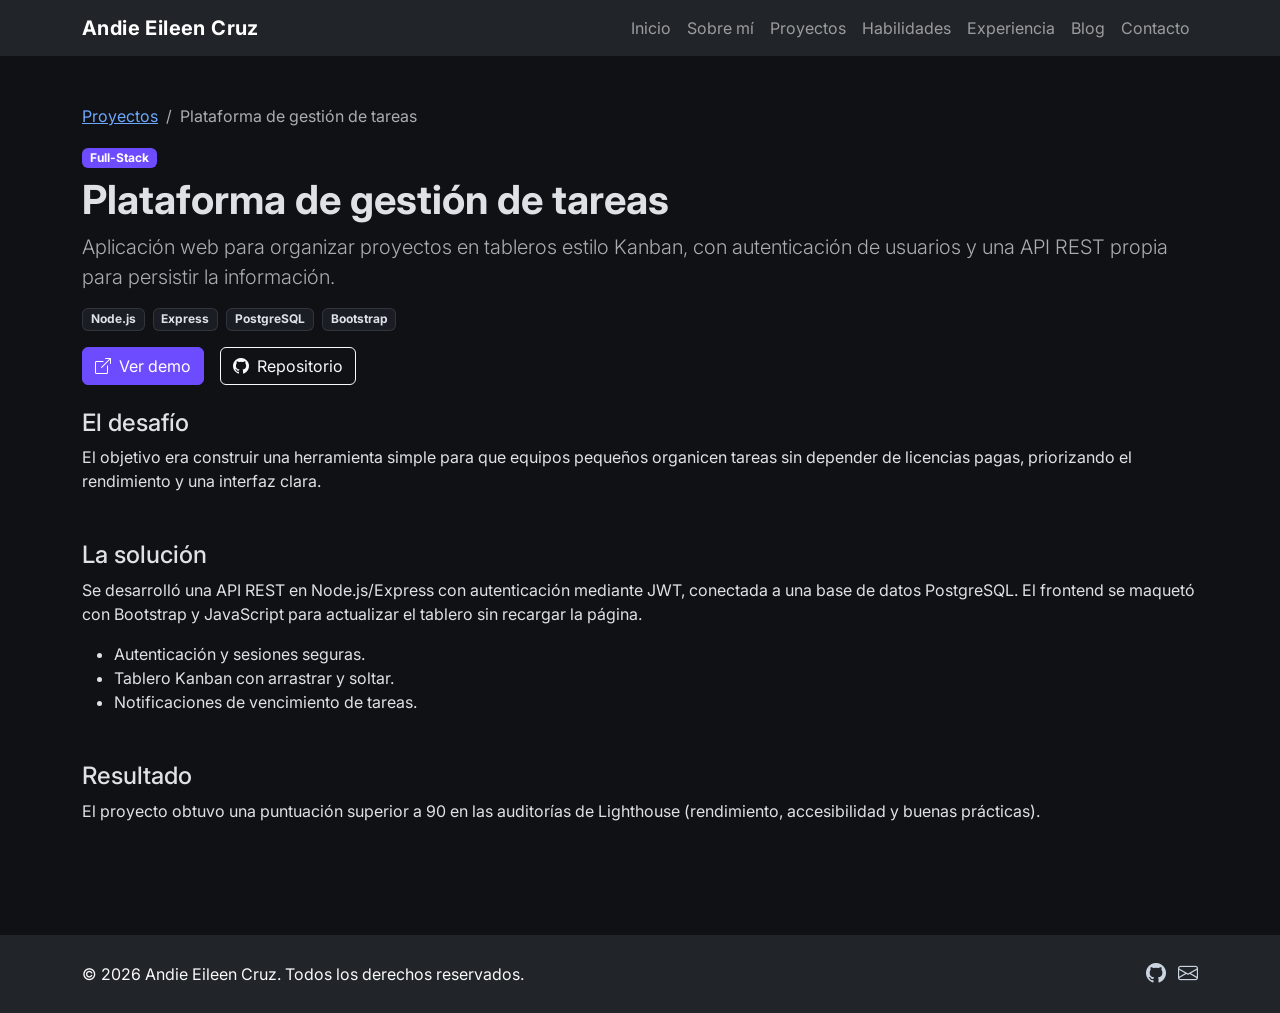
<file: project-detail.html>
<!doctype html>
<html lang="es" data-bs-theme="dark">
  <head>
    <meta charset="UTF-8" />
    <meta name="viewport" content="width=device-width, initial-scale=1" />
    <title>Plataforma de gestión de tareas | Proyectos | Andie Eileen Cruz</title>
    <meta
      name="description"
      content="Detalle del proyecto: plataforma de gestión de tareas full-stack con Node.js, Express y PostgreSQL."
    />
    <meta name="author" content="Andie Eileen Cruz" />
    <link rel="canonical" href="https://eileencross.github.io/portfolio-tp3/project-detail.html" />
    <link rel="icon" href="img/favicon.svg" type="image/svg+xml" />
    <link rel="preconnect" href="https://fonts.googleapis.com" />
    <link
      href="https://fonts.googleapis.com/css2?family=Inter:wght@400;500;700;800&display=swap"
      rel="stylesheet"
    />
    <link
      href="https://cdn.jsdelivr.net/npm/bootstrap@5.3.3/dist/css/bootstrap.min.css"
      rel="stylesheet"
    />
    <link
      href="https://cdn.jsdelivr.net/npm/bootstrap-icons@1.11.3/font/bootstrap-icons.min.css"
      rel="stylesheet"
    />
    <link href="css/style.css" rel="stylesheet" />
  </head>
  <body>
    <a class="skip-link" href="#main-content">Saltar al contenido principal</a>

    <header>
      <nav
        class="navbar navbar-expand-lg navbar-dark bg-dark sticky-top"
        aria-label="Navegación principal"
      >
        <div class="container">
          <a class="navbar-brand" href="index.html">Andie Eileen Cruz</a>
          <button
            class="navbar-toggler"
            type="button"
            data-bs-toggle="collapse"
            data-bs-target="#navMenu"
            aria-controls="navMenu"
            aria-expanded="false"
            aria-label="Abrir menú de navegación"
          >
            <span class="navbar-toggler-icon"></span>
          </button>
          <div class="collapse navbar-collapse" id="navMenu">
            <ul class="navbar-nav ms-auto">
              <li class="nav-item"><a class="nav-link" href="index.html">Inicio</a></li>
              <li class="nav-item"><a class="nav-link" href="about.html">Sobre mí</a></li>
              <li class="nav-item"><a class="nav-link" href="projects.html">Proyectos</a></li>
              <li class="nav-item"><a class="nav-link" href="skills.html">Habilidades</a></li>
              <li class="nav-item"><a class="nav-link" href="experience.html">Experiencia</a></li>
              <li class="nav-item"><a class="nav-link" href="blog.html">Blog</a></li>
              <li class="nav-item"><a class="nav-link" href="contact.html">Contacto</a></li>
            </ul>
          </div>
        </div>
      </nav>
    </header>

    <main id="main-content" class="py-5">
      <div class="container">
        <nav aria-label="breadcrumb">
          <ol class="breadcrumb">
            <li class="breadcrumb-item"><a href="projects.html">Proyectos</a></li>
            <li class="breadcrumb-item active" aria-current="page">
              Plataforma de gestión de tareas
            </li>
          </ol>
        </nav>

        <article>
          <header class="mb-4">
            <span class="badge bg-accent mb-2">Full-Stack</span>
            <h1 class="fw-bold">Plataforma de gestión de tareas</h1>
            <p class="lead text-body-secondary">
              Aplicación web para organizar proyectos en tableros estilo Kanban, con autenticación
              de usuarios y una API REST propia para persistir la información.
            </p>
            <div class="d-flex flex-wrap gap-2 mb-3">
              <span class="badge skill-badge text-body">Node.js</span>
              <span class="badge skill-badge text-body">Express</span>
              <span class="badge skill-badge text-body">PostgreSQL</span>
              <span class="badge skill-badge text-body">Bootstrap</span>
            </div>
            <div class="d-flex flex-wrap gap-3">
              <a href="#" class="btn btn-accent" target="_blank" rel="noopener noreferrer">
                <i class="bi bi-box-arrow-up-right me-1" aria-hidden="true"></i>
                Ver demo
              </a>
              <a href="#" class="btn btn-outline-light" target="_blank" rel="noopener noreferrer">
                <i class="bi bi-github me-1" aria-hidden="true"></i>
                Repositorio
              </a>
            </div>
          </header>

          <section class="mb-5" aria-labelledby="challenge-heading">
            <h2 id="challenge-heading" class="h4">El desafío</h2>
            <p>
              El objetivo era construir una herramienta simple para que equipos pequeños organicen
              tareas sin depender de licencias pagas, priorizando el rendimiento y una interfaz
              clara.
            </p>
          </section>

          <section class="mb-5" aria-labelledby="solution-heading">
            <h2 id="solution-heading" class="h4">La solución</h2>
            <p>
              Se desarrolló una API REST en Node.js/Express con autenticación mediante JWT,
              conectada a una base de datos PostgreSQL. El frontend se maquetó con Bootstrap y
              JavaScript para actualizar el tablero sin recargar la página.
            </p>
            <ul>
              <li>Autenticación y sesiones seguras.</li>
              <li>Tablero Kanban con arrastrar y soltar.</li>
              <li>Notificaciones de vencimiento de tareas.</li>
            </ul>
          </section>

          <section aria-labelledby="results-heading">
            <h2 id="results-heading" class="h4">Resultado</h2>
            <p>
              El proyecto obtuvo una puntuación superior a 90 en las auditorías de Lighthouse
              (rendimiento, accesibilidad y buenas prácticas).
            </p>
          </section>
        </article>
      </div>
    </main>

    <footer class="bg-dark text-light py-4 mt-5">
      <div
        class="container d-flex flex-column flex-md-row justify-content-between align-items-center gap-3"
      >
        <p class="mb-0">
          &copy;
          <span id="current-year"></span>
          Andie Eileen Cruz. Todos los derechos reservados.
        </p>
        <ul class="list-inline mb-0">
          <li class="list-inline-item">
            <a
              href="https://github.com/eileencross"
              target="_blank"
              rel="noopener noreferrer"
              aria-label="Perfil de GitHub"
            >
              <i class="bi bi-github fs-5"></i>
            </a>
          </li>
          <li class="list-inline-item">
            <a href="mailto:andieeileencruz@gmail.com" aria-label="Enviar correo electrónico">
              <i class="bi bi-envelope fs-5"></i>
            </a>
          </li>
        </ul>
      </div>
    </footer>

    <script src="https://cdn.jsdelivr.net/npm/bootstrap@5.3.3/dist/js/bootstrap.bundle.min.js"></script>
    <script src="js/script.js"></script>
  </body>
</html>
</file>
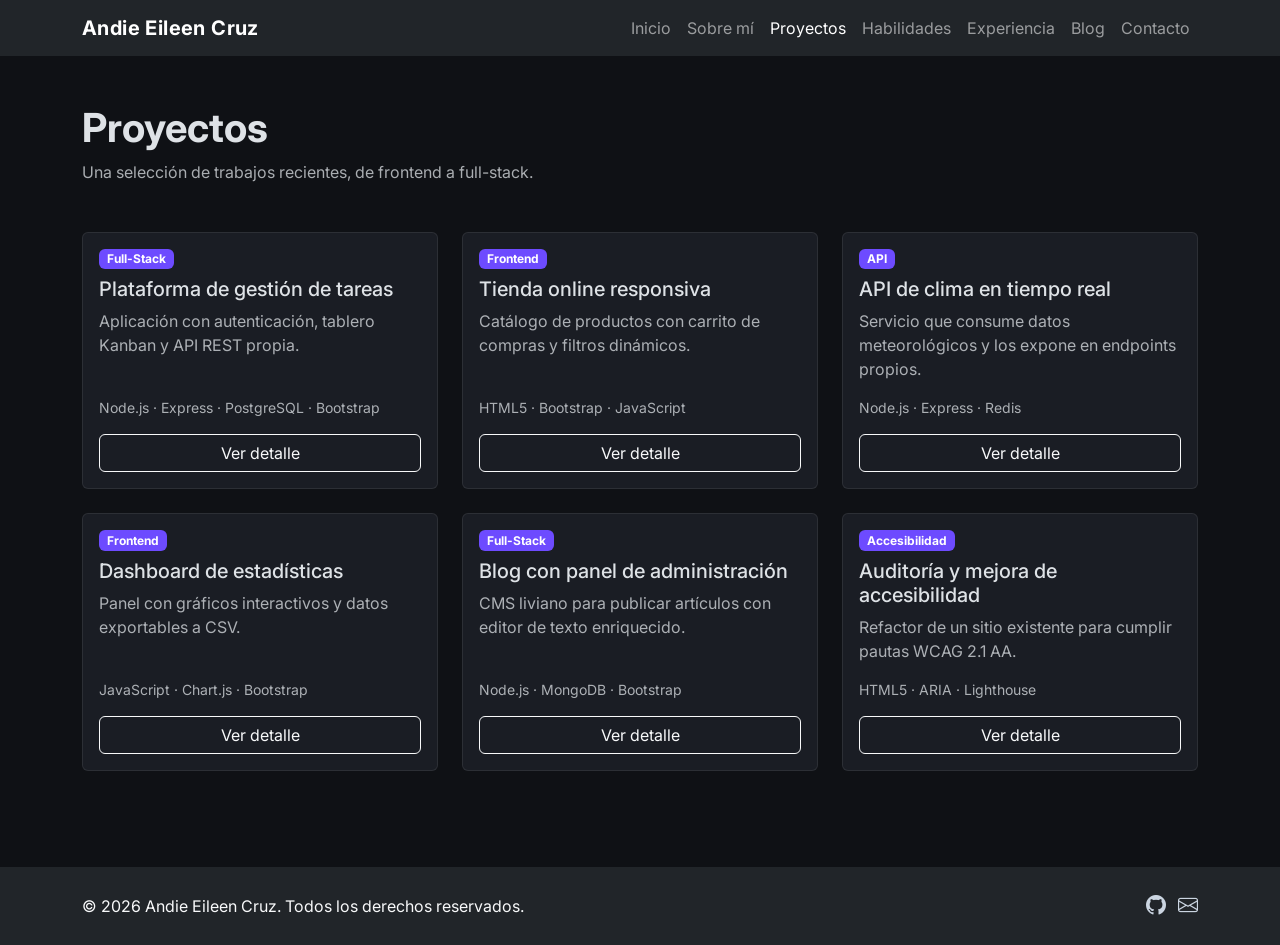
<file: projects.html>
<!doctype html>
<html lang="es" data-bs-theme="dark">
  <head>
    <meta charset="UTF-8" />
    <meta name="viewport" content="width=device-width, initial-scale=1" />
    <title>Proyectos | Andie Eileen Cruz</title>
    <meta
      name="description"
      content="Proyectos de desarrollo web full-stack realizados por Andie Eileen Cruz."
    />
    <meta name="author" content="Andie Eileen Cruz" />
    <link rel="canonical" href="https://eileencross.github.io/portfolio-tp3/projects.html" />
    <link rel="icon" href="img/favicon.svg" type="image/svg+xml" />
    <link rel="preconnect" href="https://fonts.googleapis.com" />
    <link
      href="https://fonts.googleapis.com/css2?family=Inter:wght@400;500;700;800&display=swap"
      rel="stylesheet"
    />
    <link
      href="https://cdn.jsdelivr.net/npm/bootstrap@5.3.3/dist/css/bootstrap.min.css"
      rel="stylesheet"
    />
    <link
      href="https://cdn.jsdelivr.net/npm/bootstrap-icons@1.11.3/font/bootstrap-icons.min.css"
      rel="stylesheet"
    />
    <link href="css/style.css" rel="stylesheet" />
  </head>
  <body>
    <a class="skip-link" href="#main-content">Saltar al contenido principal</a>

    <header>
      <nav
        class="navbar navbar-expand-lg navbar-dark bg-dark sticky-top"
        aria-label="Navegación principal"
      >
        <div class="container">
          <a class="navbar-brand" href="index.html">Andie Eileen Cruz</a>
          <button
            class="navbar-toggler"
            type="button"
            data-bs-toggle="collapse"
            data-bs-target="#navMenu"
            aria-controls="navMenu"
            aria-expanded="false"
            aria-label="Abrir menú de navegación"
          >
            <span class="navbar-toggler-icon"></span>
          </button>
          <div class="collapse navbar-collapse" id="navMenu">
            <ul class="navbar-nav ms-auto">
              <li class="nav-item"><a class="nav-link" href="index.html">Inicio</a></li>
              <li class="nav-item"><a class="nav-link" href="about.html">Sobre mí</a></li>
              <li class="nav-item"><a class="nav-link" href="projects.html">Proyectos</a></li>
              <li class="nav-item"><a class="nav-link" href="skills.html">Habilidades</a></li>
              <li class="nav-item"><a class="nav-link" href="experience.html">Experiencia</a></li>
              <li class="nav-item"><a class="nav-link" href="blog.html">Blog</a></li>
              <li class="nav-item"><a class="nav-link" href="contact.html">Contacto</a></li>
            </ul>
          </div>
        </div>
      </nav>
    </header>

    <main id="main-content" class="py-5">
      <div class="container">
        <h1 class="fw-bold mb-2">Proyectos</h1>
        <p class="text-body-secondary mb-5">
          Una selección de trabajos recientes, de frontend a full-stack.
        </p>

        <div class="row g-4">
          <div class="col-md-6 col-lg-4">
            <div class="card h-100">
              <div class="card-body d-flex flex-column">
                <span class="badge bg-accent mb-2 align-self-start">Full-Stack</span>
                <h2 class="h5">Plataforma de gestión de tareas</h2>
                <p class="text-body-secondary flex-grow-1">
                  Aplicación con autenticación, tablero Kanban y API REST propia.
                </p>
                <p class="small text-body-secondary mb-3">
                  Node.js · Express · PostgreSQL · Bootstrap
                </p>
                <a href="project-detail.html" class="btn btn-outline-light mt-auto">Ver detalle</a>
              </div>
            </div>
          </div>

          <div class="col-md-6 col-lg-4">
            <div class="card h-100">
              <div class="card-body d-flex flex-column">
                <span class="badge bg-accent mb-2 align-self-start">Frontend</span>
                <h2 class="h5">Tienda online responsiva</h2>
                <p class="text-body-secondary flex-grow-1">
                  Catálogo de productos con carrito de compras y filtros dinámicos.
                </p>
                <p class="small text-body-secondary mb-3">HTML5 · Bootstrap · JavaScript</p>
                <a href="project-detail.html" class="btn btn-outline-light mt-auto">Ver detalle</a>
              </div>
            </div>
          </div>

          <div class="col-md-6 col-lg-4">
            <div class="card h-100">
              <div class="card-body d-flex flex-column">
                <span class="badge bg-accent mb-2 align-self-start">API</span>
                <h2 class="h5">API de clima en tiempo real</h2>
                <p class="text-body-secondary flex-grow-1">
                  Servicio que consume datos meteorológicos y los expone en endpoints propios.
                </p>
                <p class="small text-body-secondary mb-3">Node.js · Express · Redis</p>
                <a href="project-detail.html" class="btn btn-outline-light mt-auto">Ver detalle</a>
              </div>
            </div>
          </div>

          <div class="col-md-6 col-lg-4">
            <div class="card h-100">
              <div class="card-body d-flex flex-column">
                <span class="badge bg-accent mb-2 align-self-start">Frontend</span>
                <h2 class="h5">Dashboard de estadísticas</h2>
                <p class="text-body-secondary flex-grow-1">
                  Panel con gráficos interactivos y datos exportables a CSV.
                </p>
                <p class="small text-body-secondary mb-3">JavaScript · Chart.js · Bootstrap</p>
                <a href="project-detail.html" class="btn btn-outline-light mt-auto">Ver detalle</a>
              </div>
            </div>
          </div>

          <div class="col-md-6 col-lg-4">
            <div class="card h-100">
              <div class="card-body d-flex flex-column">
                <span class="badge bg-accent mb-2 align-self-start">Full-Stack</span>
                <h2 class="h5">Blog con panel de administración</h2>
                <p class="text-body-secondary flex-grow-1">
                  CMS liviano para publicar artículos con editor de texto enriquecido.
                </p>
                <p class="small text-body-secondary mb-3">Node.js · MongoDB · Bootstrap</p>
                <a href="project-detail.html" class="btn btn-outline-light mt-auto">Ver detalle</a>
              </div>
            </div>
          </div>

          <div class="col-md-6 col-lg-4">
            <div class="card h-100">
              <div class="card-body d-flex flex-column">
                <span class="badge bg-accent mb-2 align-self-start">Accesibilidad</span>
                <h2 class="h5">Auditoría y mejora de accesibilidad</h2>
                <p class="text-body-secondary flex-grow-1">
                  Refactor de un sitio existente para cumplir pautas WCAG 2.1 AA.
                </p>
                <p class="small text-body-secondary mb-3">HTML5 · ARIA · Lighthouse</p>
                <a href="project-detail.html" class="btn btn-outline-light mt-auto">Ver detalle</a>
              </div>
            </div>
          </div>
        </div>
      </div>
    </main>

    <footer class="bg-dark text-light py-4 mt-5">
      <div
        class="container d-flex flex-column flex-md-row justify-content-between align-items-center gap-3"
      >
        <p class="mb-0">
          &copy;
          <span id="current-year"></span>
          Andie Eileen Cruz. Todos los derechos reservados.
        </p>
        <ul class="list-inline mb-0">
          <li class="list-inline-item">
            <a
              href="https://github.com/eileencross"
              target="_blank"
              rel="noopener noreferrer"
              aria-label="Perfil de GitHub"
            >
              <i class="bi bi-github fs-5"></i>
            </a>
          </li>
          <li class="list-inline-item">
            <a href="mailto:andieeileencruz@gmail.com" aria-label="Enviar correo electrónico">
              <i class="bi bi-envelope fs-5"></i>
            </a>
          </li>
        </ul>
      </div>
    </footer>

    <script src="https://cdn.jsdelivr.net/npm/bootstrap@5.3.3/dist/js/bootstrap.bundle.min.js"></script>
    <script src="js/script.js"></script>
  </body>
</html>
</file>
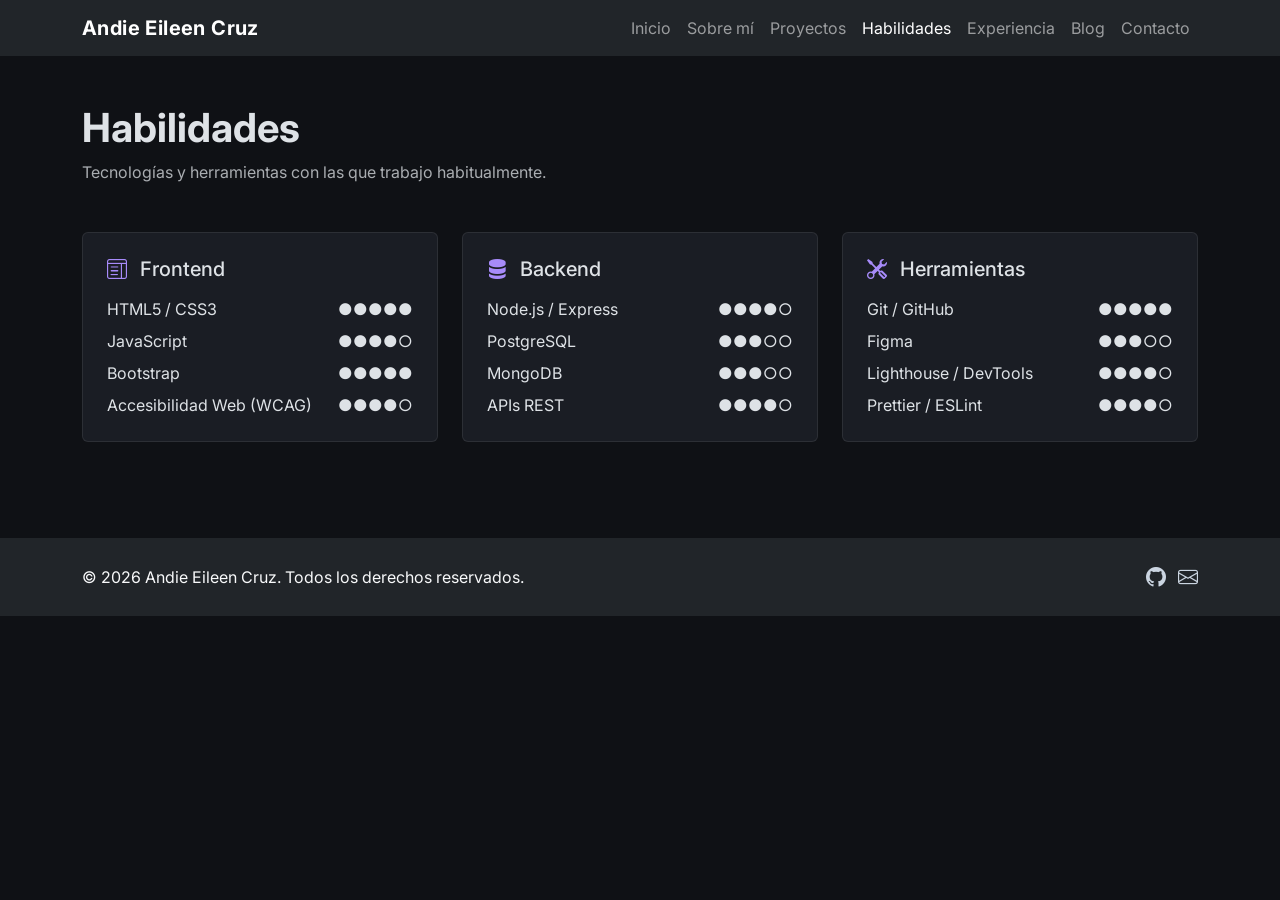
<file: skills.html>
<!doctype html>
<html lang="es" data-bs-theme="dark">
  <head>
    <meta charset="UTF-8" />
    <meta name="viewport" content="width=device-width, initial-scale=1" />
    <title>Habilidades | Andie Eileen Cruz</title>
    <meta
      name="description"
      content="Habilidades técnicas de Andie Eileen Cruz: frontend, backend, bases de datos y herramientas."
    />
    <meta name="author" content="Andie Eileen Cruz" />
    <link rel="canonical" href="https://eileencross.github.io/portfolio-tp3/skills.html" />
    <link rel="icon" href="img/favicon.svg" type="image/svg+xml" />
    <link rel="preconnect" href="https://fonts.googleapis.com" />
    <link
      href="https://fonts.googleapis.com/css2?family=Inter:wght@400;500;700;800&display=swap"
      rel="stylesheet"
    />
    <link
      href="https://cdn.jsdelivr.net/npm/bootstrap@5.3.3/dist/css/bootstrap.min.css"
      rel="stylesheet"
    />
    <link
      href="https://cdn.jsdelivr.net/npm/bootstrap-icons@1.11.3/font/bootstrap-icons.min.css"
      rel="stylesheet"
    />
    <link href="css/style.css" rel="stylesheet" />
  </head>
  <body>
    <a class="skip-link" href="#main-content">Saltar al contenido principal</a>

    <header>
      <nav
        class="navbar navbar-expand-lg navbar-dark bg-dark sticky-top"
        aria-label="Navegación principal"
      >
        <div class="container">
          <a class="navbar-brand" href="index.html">Andie Eileen Cruz</a>
          <button
            class="navbar-toggler"
            type="button"
            data-bs-toggle="collapse"
            data-bs-target="#navMenu"
            aria-controls="navMenu"
            aria-expanded="false"
            aria-label="Abrir menú de navegación"
          >
            <span class="navbar-toggler-icon"></span>
          </button>
          <div class="collapse navbar-collapse" id="navMenu">
            <ul class="navbar-nav ms-auto">
              <li class="nav-item"><a class="nav-link" href="index.html">Inicio</a></li>
              <li class="nav-item"><a class="nav-link" href="about.html">Sobre mí</a></li>
              <li class="nav-item"><a class="nav-link" href="projects.html">Proyectos</a></li>
              <li class="nav-item"><a class="nav-link" href="skills.html">Habilidades</a></li>
              <li class="nav-item"><a class="nav-link" href="experience.html">Experiencia</a></li>
              <li class="nav-item"><a class="nav-link" href="blog.html">Blog</a></li>
              <li class="nav-item"><a class="nav-link" href="contact.html">Contacto</a></li>
            </ul>
          </div>
        </div>
      </nav>
    </header>

    <main id="main-content" class="py-5">
      <div class="container">
        <h1 class="fw-bold mb-2">Habilidades</h1>
        <p class="text-body-secondary mb-5">
          Tecnologías y herramientas con las que trabajo habitualmente.
        </p>

        <div class="row g-4">
          <div class="col-md-4">
            <div class="card h-100 p-4">
              <h2 class="h5 mb-3">
                <i class="bi bi-layout-text-window text-accent me-2" aria-hidden="true"></i>
                Frontend
              </h2>
              <ul class="list-unstyled mb-0">
                <li class="mb-2 d-flex justify-content-between">
                  <span>HTML5 / CSS3</span>
                  <span aria-hidden="true">●●●●●</span>
                </li>
                <li class="mb-2 d-flex justify-content-between">
                  <span>JavaScript</span>
                  <span aria-hidden="true">●●●●○</span>
                </li>
                <li class="mb-2 d-flex justify-content-between">
                  <span>Bootstrap</span>
                  <span aria-hidden="true">●●●●●</span>
                </li>
                <li class="d-flex justify-content-between">
                  <span>Accesibilidad Web (WCAG)</span>
                  <span aria-hidden="true">●●●●○</span>
                </li>
              </ul>
            </div>
          </div>

          <div class="col-md-4">
            <div class="card h-100 p-4">
              <h2 class="h5 mb-3">
                <i class="bi bi-server text-accent me-2" aria-hidden="true"></i>
                Backend
              </h2>
              <ul class="list-unstyled mb-0">
                <li class="mb-2 d-flex justify-content-between">
                  <span>Node.js / Express</span>
                  <span aria-hidden="true">●●●●○</span>
                </li>
                <li class="mb-2 d-flex justify-content-between">
                  <span>PostgreSQL</span>
                  <span aria-hidden="true">●●●○○</span>
                </li>
                <li class="mb-2 d-flex justify-content-between">
                  <span>MongoDB</span>
                  <span aria-hidden="true">●●●○○</span>
                </li>
                <li class="d-flex justify-content-between">
                  <span>APIs REST</span>
                  <span aria-hidden="true">●●●●○</span>
                </li>
              </ul>
            </div>
          </div>

          <div class="col-md-4">
            <div class="card h-100 p-4">
              <h2 class="h5 mb-3">
                <i class="bi bi-tools text-accent me-2" aria-hidden="true"></i>
                Herramientas
              </h2>
              <ul class="list-unstyled mb-0">
                <li class="mb-2 d-flex justify-content-between">
                  <span>Git / GitHub</span>
                  <span aria-hidden="true">●●●●●</span>
                </li>
                <li class="mb-2 d-flex justify-content-between">
                  <span>Figma</span>
                  <span aria-hidden="true">●●●○○</span>
                </li>
                <li class="mb-2 d-flex justify-content-between">
                  <span>Lighthouse / DevTools</span>
                  <span aria-hidden="true">●●●●○</span>
                </li>
                <li class="d-flex justify-content-between">
                  <span>Prettier / ESLint</span>
                  <span aria-hidden="true">●●●●○</span>
                </li>
              </ul>
            </div>
          </div>
        </div>
      </div>
    </main>

    <footer class="bg-dark text-light py-4 mt-5">
      <div
        class="container d-flex flex-column flex-md-row justify-content-between align-items-center gap-3"
      >
        <p class="mb-0">
          &copy;
          <span id="current-year"></span>
          Andie Eileen Cruz. Todos los derechos reservados.
        </p>
        <ul class="list-inline mb-0">
          <li class="list-inline-item">
            <a
              href="https://github.com/eileencross"
              target="_blank"
              rel="noopener noreferrer"
              aria-label="Perfil de GitHub"
            >
              <i class="bi bi-github fs-5"></i>
            </a>
          </li>
          <li class="list-inline-item">
            <a href="mailto:andieeileencruz@gmail.com" aria-label="Enviar correo electrónico">
              <i class="bi bi-envelope fs-5"></i>
            </a>
          </li>
        </ul>
      </div>
    </footer>

    <script src="https://cdn.jsdelivr.net/npm/bootstrap@5.3.3/dist/js/bootstrap.bundle.min.js"></script>
    <script src="js/script.js"></script>
  </body>
</html>
</file>
<file: css/style.css>
/* Portfolio Andie Eileen Cruz — estilos personalizados sobre Bootstrap 5 */

:root {
  --accent: #6d4bff; /* WCAG AA: 5.12:1 con texto blanco (#7c5cff daba 4.34:1) */
  --accent-light: #a78bfa;
  --bg-elevated: #1a1d24;
  --bg-surface: #14161b;
}

html {
  scroll-behavior: smooth;
}

body {
  font-family:
    "Inter",
    system-ui,
    -apple-system,
    sans-serif;
  background-color: #0f1115;
}

/* Enlace "saltar al contenido" para accesibilidad por teclado */
.skip-link {
  position: absolute;
  top: -100px;
  left: 0;
  z-index: 2000;
  padding: 0.75rem 1.25rem;
  background: var(--accent);
  color: #fff;
  border-radius: 0 0 0.5rem 0;
}

.skip-link:focus {
  top: 0;
}

/* Foco visible siempre, no se remueve el outline por accesibilidad */
a:focus-visible,
button:focus-visible,
input:focus-visible,
textarea:focus-visible,
select:focus-visible {
  outline: 3px solid var(--accent-light);
  outline-offset: 2px;
}

.navbar-brand {
  font-weight: 700;
  letter-spacing: 0.02em;
}

.text-accent {
  color: var(--accent-light) !important;
}

.bg-accent {
  background-color: var(--accent) !important;
}

.btn-accent {
  background-color: var(--accent);
  border-color: var(--accent);
  color: #fff;
}

.btn-accent:hover,
.btn-accent:focus {
  background-color: var(--accent-light);
  border-color: var(--accent-light);
  color: #0f1115;
}

.hero {
  padding: 5rem 0;
  background:
    radial-gradient(circle at top right, rgba(109, 75, 255, 0.25), transparent 60%),
    var(--bg-surface);
}

.avatar-photo {
  width: 220px;
  height: 220px;
  border-radius: 50%;
  object-fit: cover;
  object-position: center 45%;
  border: 4px solid transparent;
  background:
    linear-gradient(var(--bg-surface), var(--bg-surface)) padding-box,
    linear-gradient(135deg, var(--accent), #22d3ee) border-box;
}

.card {
  background-color: var(--bg-elevated);
  border: 1px solid rgba(255, 255, 255, 0.08);
  transition:
    transform 0.2s ease,
    border-color 0.2s ease;
}

.card:hover,
.card:focus-within {
  transform: translateY(-4px);
  border-color: var(--accent);
}

.skill-badge {
  background-color: var(--bg-elevated);
  border: 1px solid rgba(255, 255, 255, 0.1);
}

.timeline {
  border-left: 3px solid var(--accent);
  padding-left: 1.5rem;
}

.timeline-item {
  position: relative;
  margin-bottom: 2rem;
}

.timeline-item::before {
  content: "";
  position: absolute;
  left: -1.94rem;
  top: 0.25rem;
  width: 14px;
  height: 14px;
  border-radius: 50%;
  background: var(--accent);
}

footer a {
  color: #cbd5e1;
}

footer a:hover {
  color: var(--accent-light);
}

.error-code {
  font-size: 7rem;
  font-weight: 800;
  color: var(--accent);
  line-height: 1;
}
</file>
